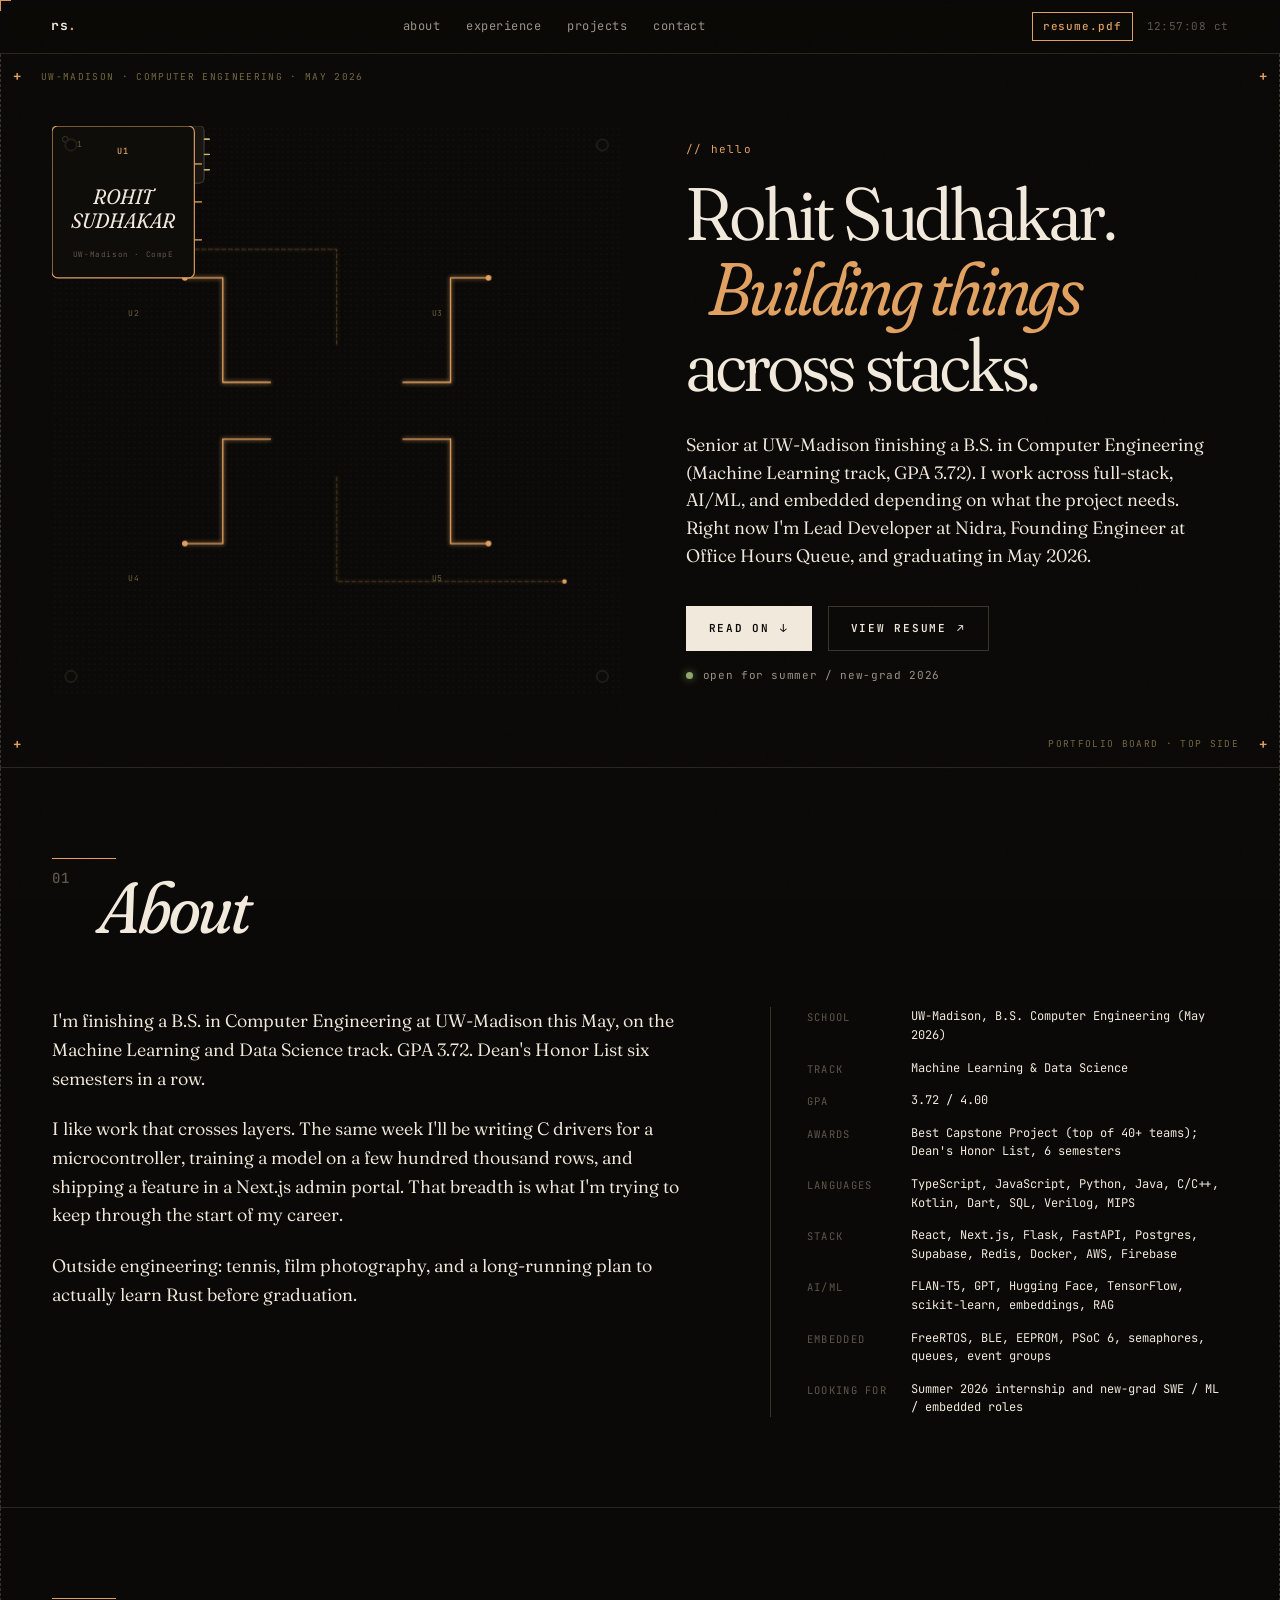
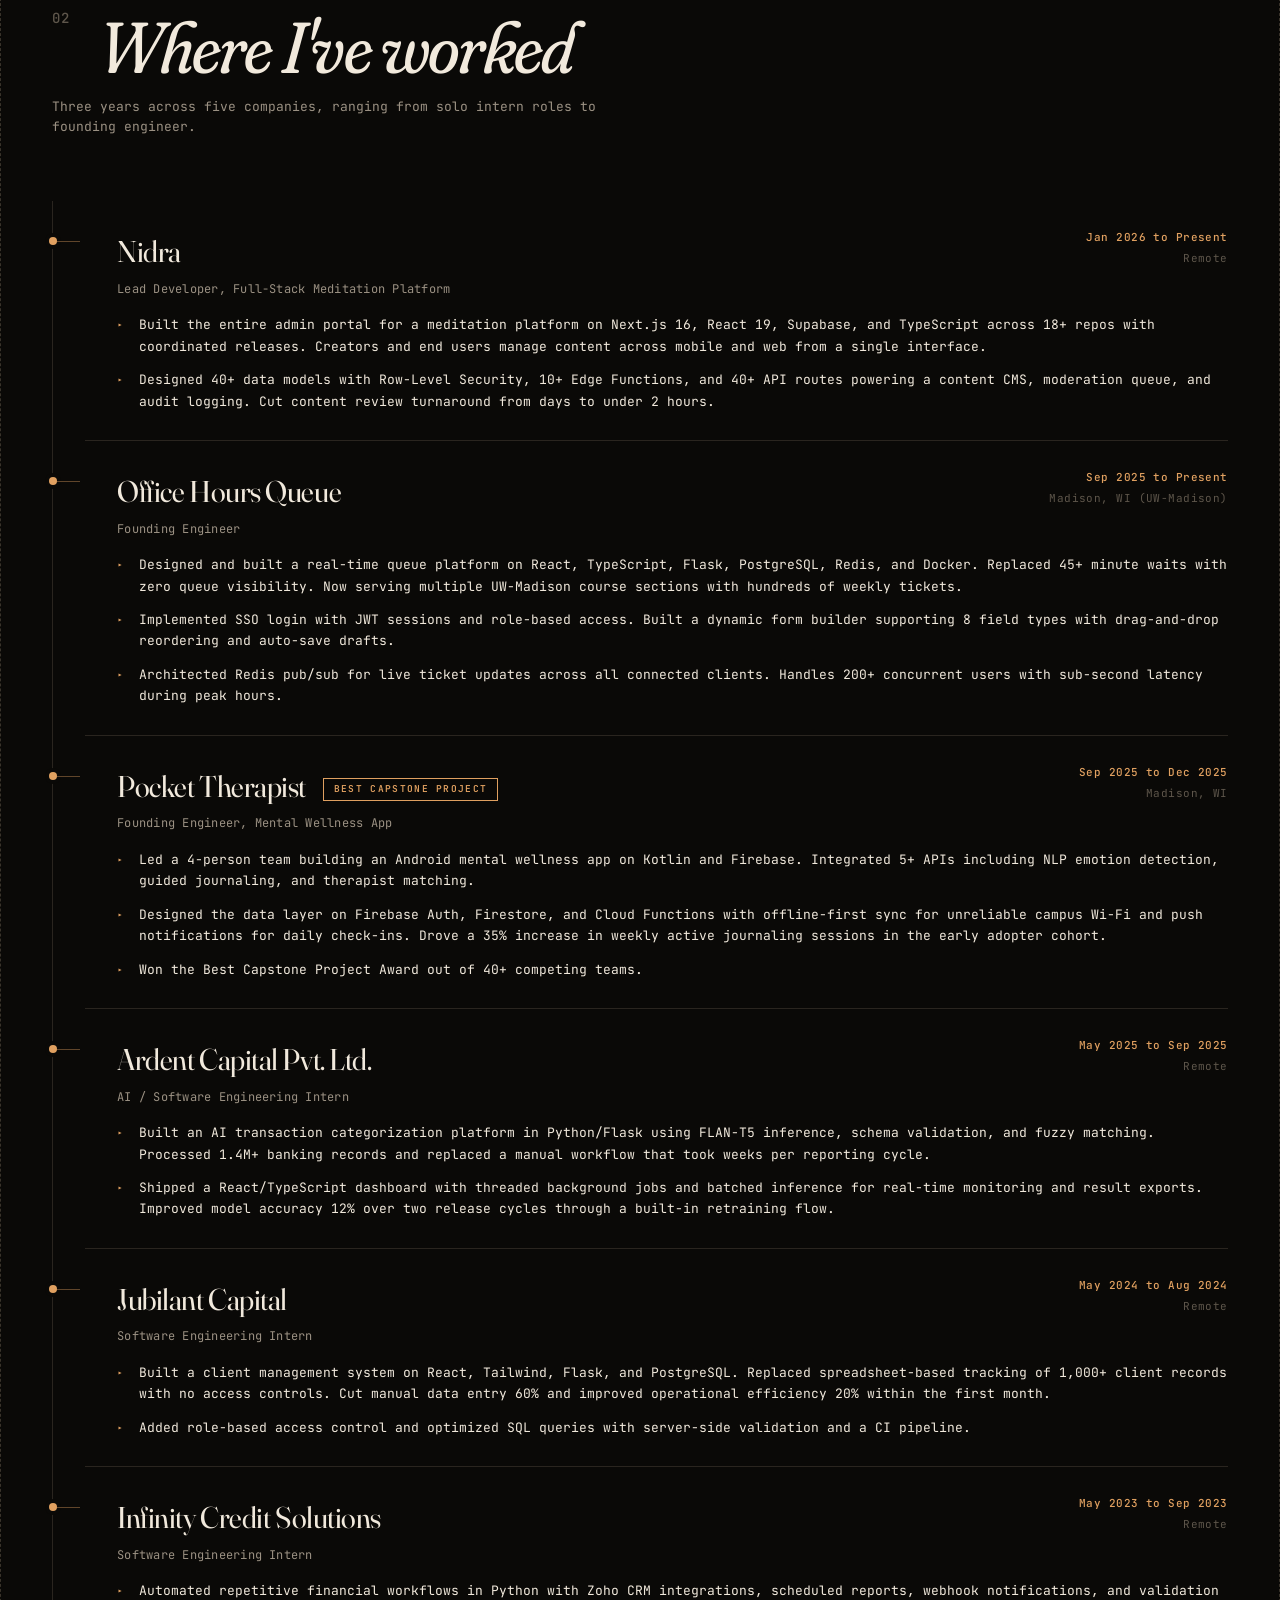
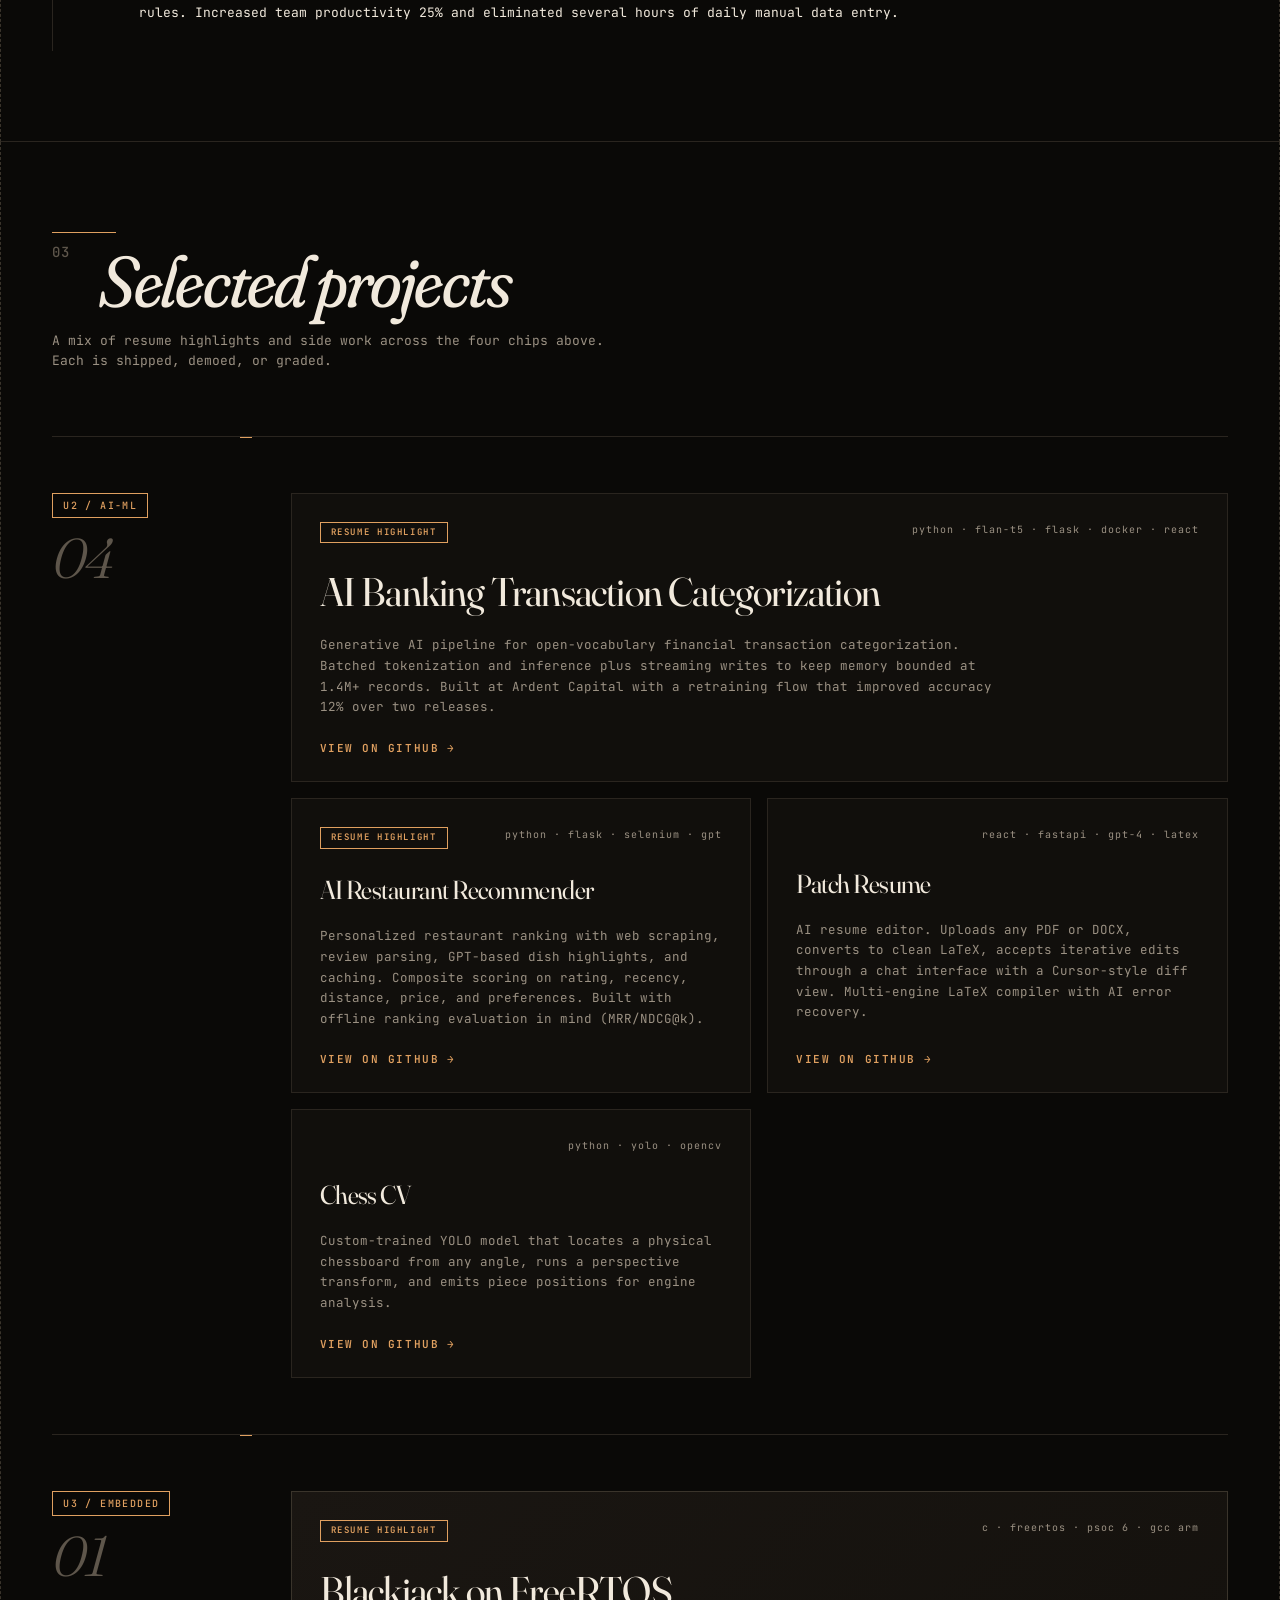
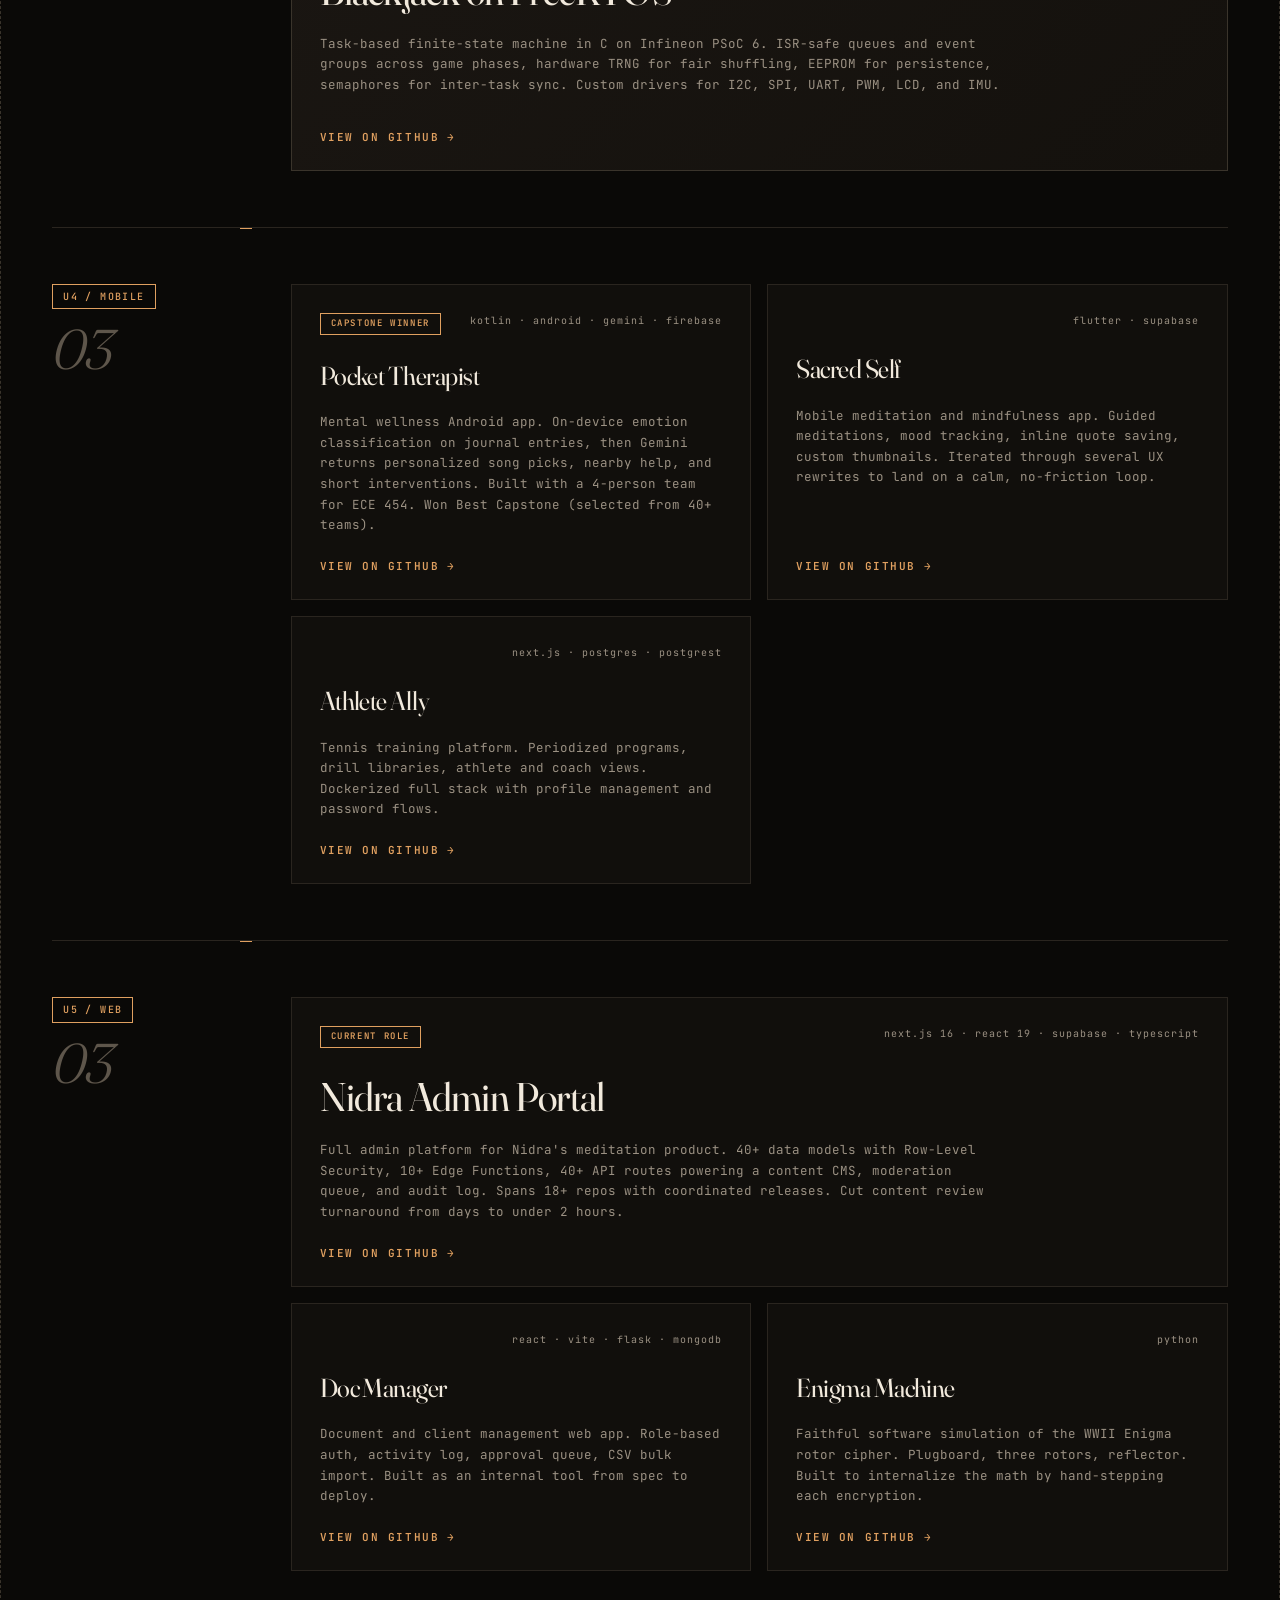
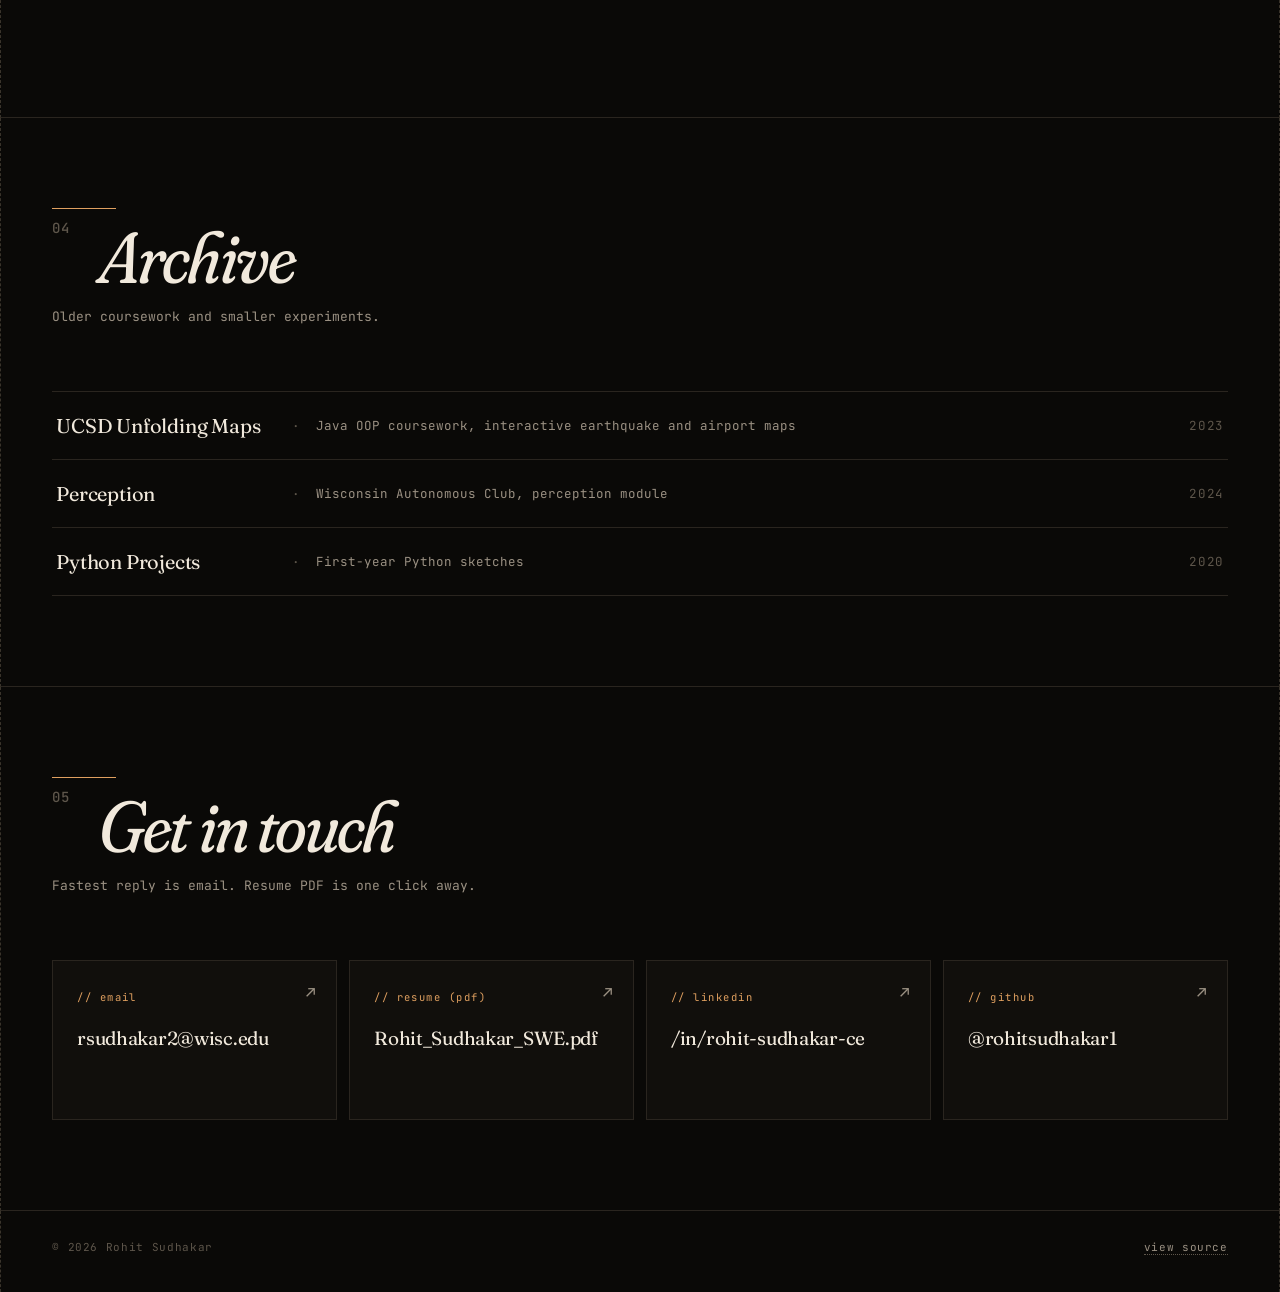
<file: index.html>
<!DOCTYPE html>
<html lang="en">
<head>
<meta charset="UTF-8">
<meta name="viewport" content="width=device-width, initial-scale=1.0">
<title>Rohit Sudhakar</title>
<meta name="description" content="Rohit Sudhakar. Computer Engineering senior at UW-Madison. Full-stack, AI/ML, embedded.">
<link rel="preconnect" href="https://fonts.googleapis.com">
<link rel="preconnect" href="https://fonts.gstatic.com" crossorigin>
<link href="https://fonts.googleapis.com/css2?family=Fraunces:opsz,wght,SOFT,WONK@9..144,300..900,0..100,0..1&family=JetBrains+Mono:wght@400;500;600&display=swap" rel="stylesheet">
<link rel="stylesheet" href="styles.css">
</head>
<body>

<div class="grain"></div>
<div class="cursor" id="cursor"><span class="cx"></span><span class="cy"></span></div>

<header class="topbar">
  <div class="topbar-inner">
    <span class="brand">RS<span class="brand-dot">.</span></span>
    <nav class="nav">
      <a href="#about">about</a>
      <a href="#experience">experience</a>
      <a href="#work">projects</a>
      <a href="#contact">contact</a>
    </nav>
    <span class="instruments">
      <a class="resume-btn" href="Rohit_Sudhakar_SWE.pdf" target="_blank" rel="noopener">resume.pdf</a>
      <span class="clock" id="clock">--:--:-- CT</span>
    </span>
  </div>
</header>

<main>

<!-- HERO -->
<section class="hero">
  <div class="hero-corner tl">+</div>
  <div class="hero-corner tr">+</div>
  <div class="hero-corner bl">+</div>
  <div class="hero-corner br">+</div>

  <div class="silk silk-tl">UW-MADISON · COMPUTER ENGINEERING · MAY 2026</div>
  <div class="silk silk-br">PORTFOLIO BOARD · TOP SIDE</div>

  <div class="hero-grid">
    <!-- LEFT: schematic SVG -->
    <div class="schematic" aria-hidden="true">
      <svg viewBox="0 0 600 600" preserveAspectRatio="xMidYMid meet" class="board">
        <defs>
          <pattern id="pour" width="6" height="6" patternUnits="userSpaceOnUse">
            <rect width="6" height="6" fill="transparent"/>
            <circle cx="3" cy="3" r="0.6" fill="#3a342b"/>
          </pattern>
          <filter id="glow" x="-30%" y="-30%" width="160%" height="160%">
            <feGaussianBlur stdDeviation="2" result="b"/>
            <feMerge>
              <feMergeNode in="b"/>
              <feMergeNode in="SourceGraphic"/>
            </feMerge>
          </filter>
        </defs>

        <rect width="600" height="600" fill="url(#pour)" opacity="0.5"/>

        <g class="traces" stroke="#e0a060" stroke-width="1.4" fill="none" filter="url(#glow)" stroke-linecap="square">
          <path class="trace" d="M 230 270 L 180 270 L 180 160 L 140 160"/>
          <path class="trace" d="M 370 270 L 420 270 L 420 160 L 460 160"/>
          <path class="trace" d="M 230 330 L 180 330 L 180 440 L 140 440"/>
          <path class="trace" d="M 370 330 L 420 330 L 420 440 L 460 440"/>
          <path class="trace dim" d="M 300 230 L 300 130 L 60 130"/>
          <path class="trace dim" d="M 300 370 L 300 480 L 540 480"/>
        </g>

        <g class="pads" fill="#e0a060">
          <circle cx="140" cy="160" r="3"/>
          <circle cx="460" cy="160" r="3"/>
          <circle cx="140" cy="440" r="3"/>
          <circle cx="460" cy="440" r="3"/>
          <circle cx="60"  cy="130" r="2.5"/>
          <circle cx="540" cy="480" r="2.5"/>
        </g>

        <g class="chip" data-chip="ai" transform="translate(60 130)">
          <rect x="0" y="0" width="160" height="60" rx="4" ry="4" fill="#181511" stroke="#3a342b"/>
          <g class="chip-pins" stroke="#c7b46a" stroke-width="1.2">
            <line x1="0" y1="14" x2="-6" y2="14"/>
            <line x1="0" y1="30" x2="-6" y2="30"/>
            <line x1="0" y1="46" x2="-6" y2="46"/>
            <line x1="160" y1="14" x2="166" y2="14"/>
            <line x1="160" y1="30" x2="166" y2="30"/>
            <line x1="160" y1="46" x2="166" y2="46"/>
          </g>
          <text x="80" y="22" text-anchor="middle" class="chip-ref">U2</text>
          <text x="80" y="42" text-anchor="middle" class="chip-name">AI / ML</text>
          <text x="80" y="55" text-anchor="middle" class="chip-sub">categorization, llm tools</text>
        </g>

        <g class="chip" data-chip="embedded" transform="translate(380 130)">
          <rect x="0" y="0" width="160" height="60" rx="4" ry="4" fill="#181511" stroke="#3a342b"/>
          <g class="chip-pins" stroke="#c7b46a" stroke-width="1.2">
            <line x1="0" y1="14" x2="-6" y2="14"/>
            <line x1="0" y1="30" x2="-6" y2="30"/>
            <line x1="0" y1="46" x2="-6" y2="46"/>
            <line x1="160" y1="14" x2="166" y2="14"/>
            <line x1="160" y1="30" x2="166" y2="30"/>
            <line x1="160" y1="46" x2="166" y2="46"/>
          </g>
          <text x="80" y="22" text-anchor="middle" class="chip-ref">U3</text>
          <text x="80" y="42" text-anchor="middle" class="chip-name">EMBEDDED</text>
          <text x="80" y="55" text-anchor="middle" class="chip-sub">freertos, psoc6, c</text>
        </g>

        <g class="chip" data-chip="mobile" transform="translate(60 410)">
          <rect x="0" y="0" width="160" height="60" rx="4" ry="4" fill="#181511" stroke="#3a342b"/>
          <g class="chip-pins" stroke="#c7b46a" stroke-width="1.2">
            <line x1="0" y1="14" x2="-6" y2="14"/>
            <line x1="0" y1="30" x2="-6" y2="30"/>
            <line x1="0" y1="46" x2="-6" y2="46"/>
            <line x1="160" y1="14" x2="166" y2="14"/>
            <line x1="160" y1="30" x2="166" y2="30"/>
            <line x1="160" y1="46" x2="166" y2="46"/>
          </g>
          <text x="80" y="22" text-anchor="middle" class="chip-ref">U4</text>
          <text x="80" y="42" text-anchor="middle" class="chip-name">MOBILE</text>
          <text x="80" y="55" text-anchor="middle" class="chip-sub">kotlin, flutter</text>
        </g>

        <g class="chip" data-chip="web" transform="translate(380 410)">
          <rect x="0" y="0" width="160" height="60" rx="4" ry="4" fill="#181511" stroke="#3a342b"/>
          <g class="chip-pins" stroke="#c7b46a" stroke-width="1.2">
            <line x1="0" y1="14" x2="-6" y2="14"/>
            <line x1="0" y1="30" x2="-6" y2="30"/>
            <line x1="0" y1="46" x2="-6" y2="46"/>
            <line x1="160" y1="14" x2="166" y2="14"/>
            <line x1="160" y1="30" x2="166" y2="30"/>
            <line x1="160" y1="46" x2="166" y2="46"/>
          </g>
          <text x="80" y="22" text-anchor="middle" class="chip-ref">U5</text>
          <text x="80" y="42" text-anchor="middle" class="chip-name">WEB</text>
          <text x="80" y="55" text-anchor="middle" class="chip-sub">next.js, supabase, flask</text>
        </g>

        <g class="chip main" transform="translate(225 220)">
          <rect x="0" y="0" width="150" height="160" rx="6" ry="6" fill="#0e0c09" stroke="#e0a060" stroke-width="1.2"/>
          <circle cx="14" cy="14" r="3" fill="none" stroke="#3a342b" stroke-width="1"/>
          <g class="chip-pins" stroke="#e0a060" stroke-width="1.4">
            <line x1="0" y1="40" x2="-8" y2="40"/>
            <line x1="0" y1="80" x2="-8" y2="80"/>
            <line x1="0" y1="120" x2="-8" y2="120"/>
            <line x1="150" y1="40" x2="158" y2="40"/>
            <line x1="150" y1="80" x2="158" y2="80"/>
            <line x1="150" y1="120" x2="158" y2="120"/>
          </g>
          <text x="75" y="30" text-anchor="middle" class="chip-ref main-ref">U1</text>
          <text x="75" y="82" text-anchor="middle" class="chip-name main-name">ROHIT</text>
          <text x="75" y="108" text-anchor="middle" class="chip-name main-name">SUDHAKAR</text>
          <text x="75" y="138" text-anchor="middle" class="chip-sub">UW-Madison · CompE</text>
        </g>

        <text x="20" y="22" class="silk-tx">U1</text>
        <text x="80" y="200" class="silk-tx">U2</text>
        <text x="400" y="200" class="silk-tx">U3</text>
        <text x="80" y="480" class="silk-tx">U4</text>
        <text x="400" y="480" class="silk-tx">U5</text>

        <g class="holes" fill="#0b0a08" stroke="#3a342b" stroke-width="1">
          <circle cx="20" cy="20" r="6"/>
          <circle cx="580" cy="20" r="6"/>
          <circle cx="20" cy="580" r="6"/>
          <circle cx="580" cy="580" r="6"/>
        </g>
      </svg>
    </div>

    <!-- RIGHT: copy -->
    <div class="hero-copy">
      <span class="kicker">// hello</span>
      <h1 class="display">
        <span class="line">Rohit Sudhakar.</span>
        <span class="line italic">Building things</span>
        <span class="line">across stacks.</span>
      </h1>
      <p class="lede">
        Senior at UW-Madison finishing a B.S. in Computer Engineering (Machine Learning track, GPA 3.72). I work across full-stack, AI/ML, and embedded depending on what the project needs. Right now I'm Lead Developer at Nidra, Founding Engineer at Office Hours Queue, and graduating in May 2026.
      </p>
      <div class="hero-foot">
        <a class="cta" href="#about"><span>read on</span><span class="arrow">↓</span></a>
        <a class="cta-secondary" href="Rohit_Sudhakar_SWE.pdf" target="_blank" rel="noopener"><span>view resume</span><span class="arrow">↗</span></a>
        <span class="status"><span class="dot"></span>open for summer / new-grad 2026</span>
      </div>
    </div>
  </div>
</section>

<!-- ABOUT -->
<section id="about" class="about">
  <div class="section-head">
    <span class="rule"></span>
    <h2><span class="num">01</span> About</h2>
  </div>

  <div class="about-grid">
    <div class="about-copy">
      <p>I'm finishing a B.S. in Computer Engineering at UW-Madison this May, on the Machine Learning and Data Science track. GPA 3.72. Dean's Honor List six semesters in a row.</p>
      <p>I like work that crosses layers. The same week I'll be writing C drivers for a microcontroller, training a model on a few hundred thousand rows, and shipping a feature in a Next.js admin portal. That breadth is what I'm trying to keep through the start of my career.</p>
      <p>Outside engineering: tennis, film photography, and a long-running plan to actually learn Rust before graduation.</p>
    </div>

    <aside class="facts">
      <dl>
        <dt>School</dt><dd>UW-Madison, B.S. Computer Engineering (May 2026)</dd>
        <dt>Track</dt><dd>Machine Learning &amp; Data Science</dd>
        <dt>GPA</dt><dd>3.72 / 4.00</dd>
        <dt>Awards</dt><dd>Best Capstone Project (top of 40+ teams); Dean's Honor List, 6 semesters</dd>
        <dt>Languages</dt><dd>TypeScript, JavaScript, Python, Java, C/C++, Kotlin, Dart, SQL, Verilog, MIPS</dd>
        <dt>Stack</dt><dd>React, Next.js, Flask, FastAPI, Postgres, Supabase, Redis, Docker, AWS, Firebase</dd>
        <dt>AI/ML</dt><dd>FLAN-T5, GPT, Hugging Face, TensorFlow, scikit-learn, embeddings, RAG</dd>
        <dt>Embedded</dt><dd>FreeRTOS, BLE, EEPROM, PSoC 6, semaphores, queues, event groups</dd>
        <dt>Looking for</dt><dd>Summer 2026 internship and new-grad SWE / ML / embedded roles</dd>
      </dl>
    </aside>
  </div>
</section>

<!-- EXPERIENCE -->
<section id="experience" class="experience">
  <div class="section-head">
    <span class="rule"></span>
    <h2><span class="num">02</span> Where I've worked</h2>
    <p class="sec-sub">Three years across five companies, ranging from solo intern roles to founding engineer.</p>
  </div>

  <div class="timeline">

    <article class="job">
      <div class="job-head">
        <div>
          <h3>Nidra</h3>
          <span class="role">Lead Developer, Full-Stack Meditation Platform</span>
        </div>
        <div class="job-meta">
          <span class="date">Jan 2026 to Present</span>
          <span class="loc">Remote</span>
        </div>
      </div>
      <ul>
        <li>Built the entire admin portal for a meditation platform on Next.js 16, React 19, Supabase, and TypeScript across 18+ repos with coordinated releases. Creators and end users manage content across mobile and web from a single interface.</li>
        <li>Designed 40+ data models with Row-Level Security, 10+ Edge Functions, and 40+ API routes powering a content CMS, moderation queue, and audit logging. Cut content review turnaround from days to under 2 hours.</li>
      </ul>
    </article>

    <article class="job">
      <div class="job-head">
        <div>
          <h3>Office Hours Queue</h3>
          <span class="role">Founding Engineer</span>
        </div>
        <div class="job-meta">
          <span class="date">Sep 2025 to Present</span>
          <span class="loc">Madison, WI (UW-Madison)</span>
        </div>
      </div>
      <ul>
        <li>Designed and built a real-time queue platform on React, TypeScript, Flask, PostgreSQL, Redis, and Docker. Replaced 45+ minute waits with zero queue visibility. Now serving multiple UW-Madison course sections with hundreds of weekly tickets.</li>
        <li>Implemented SSO login with JWT sessions and role-based access. Built a dynamic form builder supporting 8 field types with drag-and-drop reordering and auto-save drafts.</li>
        <li>Architected Redis pub/sub for live ticket updates across all connected clients. Handles 200+ concurrent users with sub-second latency during peak hours.</li>
      </ul>
    </article>

    <article class="job">
      <div class="job-head">
        <div>
          <h3>Pocket Therapist <span class="award">Best Capstone Project</span></h3>
          <span class="role">Founding Engineer, Mental Wellness App</span>
        </div>
        <div class="job-meta">
          <span class="date">Sep 2025 to Dec 2025</span>
          <span class="loc">Madison, WI</span>
        </div>
      </div>
      <ul>
        <li>Led a 4-person team building an Android mental wellness app on Kotlin and Firebase. Integrated 5+ APIs including NLP emotion detection, guided journaling, and therapist matching.</li>
        <li>Designed the data layer on Firebase Auth, Firestore, and Cloud Functions with offline-first sync for unreliable campus Wi-Fi and push notifications for daily check-ins. Drove a 35% increase in weekly active journaling sessions in the early adopter cohort.</li>
        <li>Won the Best Capstone Project Award out of 40+ competing teams.</li>
      </ul>
    </article>

    <article class="job">
      <div class="job-head">
        <div>
          <h3>Ardent Capital Pvt. Ltd.</h3>
          <span class="role">AI / Software Engineering Intern</span>
        </div>
        <div class="job-meta">
          <span class="date">May 2025 to Sep 2025</span>
          <span class="loc">Remote</span>
        </div>
      </div>
      <ul>
        <li>Built an AI transaction categorization platform in Python/Flask using FLAN-T5 inference, schema validation, and fuzzy matching. Processed 1.4M+ banking records and replaced a manual workflow that took weeks per reporting cycle.</li>
        <li>Shipped a React/TypeScript dashboard with threaded background jobs and batched inference for real-time monitoring and result exports. Improved model accuracy 12% over two release cycles through a built-in retraining flow.</li>
      </ul>
    </article>

    <article class="job">
      <div class="job-head">
        <div>
          <h3>Jubilant Capital</h3>
          <span class="role">Software Engineering Intern</span>
        </div>
        <div class="job-meta">
          <span class="date">May 2024 to Aug 2024</span>
          <span class="loc">Remote</span>
        </div>
      </div>
      <ul>
        <li>Built a client management system on React, Tailwind, Flask, and PostgreSQL. Replaced spreadsheet-based tracking of 1,000+ client records with no access controls. Cut manual data entry 60% and improved operational efficiency 20% within the first month.</li>
        <li>Added role-based access control and optimized SQL queries with server-side validation and a CI pipeline.</li>
      </ul>
    </article>

    <article class="job">
      <div class="job-head">
        <div>
          <h3>Infinity Credit Solutions</h3>
          <span class="role">Software Engineering Intern</span>
        </div>
        <div class="job-meta">
          <span class="date">May 2023 to Sep 2023</span>
          <span class="loc">Remote</span>
        </div>
      </div>
      <ul>
        <li>Automated repetitive financial workflows in Python with Zoho CRM integrations, scheduled reports, webhook notifications, and validation rules. Increased team productivity 25% and eliminated several hours of daily manual data entry.</li>
      </ul>
    </article>

  </div>
</section>

<!-- WORK / PROJECTS -->
<section id="work" class="work">
  <div class="section-head">
    <span class="rule"></span>
    <h2><span class="num">03</span> Selected projects</h2>
    <p class="sec-sub">A mix of resume highlights and side work across the four chips above. Each is shipped, demoed, or graded.</p>
  </div>

  <!-- AI / ML -->
  <div class="band" id="band-ai" data-band="ai">
    <div class="band-label">
      <span class="band-num">U2 / ai-ml</span>
      <span class="band-count">04</span>
    </div>
    <div class="cards">

      <a class="card feature" href="https://github.com/rohitsudhakar1/xns-ai-categorization" target="_blank" rel="noopener">
        <div class="card-meta">
          <span class="tag-pill">resume highlight</span>
          <span class="card-stack">Python · FLAN-T5 · Flask · Docker · React</span>
        </div>
        <h3>AI Banking Transaction Categorization</h3>
        <p>Generative AI pipeline for open-vocabulary financial transaction categorization. Batched tokenization and inference plus streaming writes to keep memory bounded at 1.4M+ records. Built at Ardent Capital with a retraining flow that improved accuracy 12% over two releases.</p>
        <span class="card-cta">view on github<span class="arrow">→</span></span>
      </a>

      <a class="card" href="https://github.com/rohitsudhakar1/Restaurant_finder" target="_blank" rel="noopener">
        <div class="card-meta">
          <span class="tag-pill">resume highlight</span>
          <span class="card-stack">Python · Flask · Selenium · GPT</span>
        </div>
        <h3>AI Restaurant Recommender</h3>
        <p>Personalized restaurant ranking with web scraping, review parsing, GPT-based dish highlights, and caching. Composite scoring on rating, recency, distance, price, and preferences. Built with offline ranking evaluation in mind (MRR/NDCG@k).</p>
        <span class="card-cta">view on github<span class="arrow">→</span></span>
      </a>

      <a class="card" href="https://github.com/rohitsudhakar1/patch-resume" target="_blank" rel="noopener">
        <div class="card-meta"><span class="card-stack">React · FastAPI · GPT-4 · LaTeX</span></div>
        <h3>Patch Resume</h3>
        <p>AI resume editor. Uploads any PDF or DOCX, converts to clean LaTeX, accepts iterative edits through a chat interface with a Cursor-style diff view. Multi-engine LaTeX compiler with AI error recovery.</p>
        <span class="card-cta">view on github<span class="arrow">→</span></span>
      </a>

      <a class="card" href="https://github.com/rohitsudhakar1/Chess" target="_blank" rel="noopener">
        <div class="card-meta"><span class="card-stack">Python · YOLO · OpenCV</span></div>
        <h3>Chess CV</h3>
        <p>Custom-trained YOLO model that locates a physical chessboard from any angle, runs a perspective transform, and emits piece positions for engine analysis.</p>
        <span class="card-cta">view on github<span class="arrow">→</span></span>
      </a>

    </div>
  </div>

  <!-- EMBEDDED -->
  <div class="band" id="band-embedded" data-band="embedded">
    <div class="band-label">
      <span class="band-num">U3 / embedded</span>
      <span class="band-count">01</span>
    </div>
    <div class="cards">
      <a class="card feature dark" href="https://github.com/rohitsudhakar1/FreeRTOS-Blackjack" target="_blank" rel="noopener">
        <div class="card-meta">
          <span class="tag-pill">resume highlight</span>
          <span class="card-stack">C · FreeRTOS · PSoC 6 · GCC ARM</span>
        </div>
        <h3>Blackjack on FreeRTOS</h3>
        <p>Task-based finite-state machine in C on Infineon PSoC 6. ISR-safe queues and event groups across game phases, hardware TRNG for fair shuffling, EEPROM for persistence, semaphores for inter-task sync. Custom drivers for I2C, SPI, UART, PWM, LCD, and IMU.</p>
        <span class="card-cta">view on github<span class="arrow">→</span></span>
      </a>
    </div>
  </div>

  <!-- MOBILE -->
  <div class="band" id="band-mobile" data-band="mobile">
    <div class="band-label">
      <span class="band-num">U4 / mobile</span>
      <span class="band-count">03</span>
    </div>
    <div class="cards">

      <a class="card" href="https://github.com/rohitsudhakar1/PocketTherapist" target="_blank" rel="noopener">
        <div class="card-meta">
          <span class="tag-pill">capstone winner</span>
          <span class="card-stack">Kotlin · Android · Gemini · Firebase</span>
        </div>
        <h3>Pocket Therapist</h3>
        <p>Mental wellness Android app. On-device emotion classification on journal entries, then Gemini returns personalized song picks, nearby help, and short interventions. Built with a 4-person team for ECE 454. Won Best Capstone (selected from 40+ teams).</p>
        <span class="card-cta">view on github<span class="arrow">→</span></span>
      </a>

      <a class="card" href="https://github.com/rohitsudhakar1/Sacred-Self-app" target="_blank" rel="noopener">
        <div class="card-meta"><span class="card-stack">Flutter · Supabase</span></div>
        <h3>Sacred Self</h3>
        <p>Mobile meditation and mindfulness app. Guided meditations, mood tracking, inline quote saving, custom thumbnails. Iterated through several UX rewrites to land on a calm, no-friction loop.</p>
        <span class="card-cta">view on github<span class="arrow">→</span></span>
      </a>

      <a class="card" href="https://github.com/rohitsudhakar1/athlete-ally" target="_blank" rel="noopener">
        <div class="card-meta"><span class="card-stack">Next.js · Postgres · PostgREST</span></div>
        <h3>Athlete Ally</h3>
        <p>Tennis training platform. Periodized programs, drill libraries, athlete and coach views. Dockerized full stack with profile management and password flows.</p>
        <span class="card-cta">view on github<span class="arrow">→</span></span>
      </a>

    </div>
  </div>

  <!-- WEB -->
  <div class="band" id="band-web" data-band="web">
    <div class="band-label">
      <span class="band-num">U5 / web</span>
      <span class="band-count">03</span>
    </div>
    <div class="cards">

      <a class="card feature" href="https://github.com/rohitsudhakar1/Sacred-Self" target="_blank" rel="noopener">
        <div class="card-meta">
          <span class="tag-pill">current role</span>
          <span class="card-stack">Next.js 16 · React 19 · Supabase · TypeScript</span>
        </div>
        <h3>Nidra Admin Portal</h3>
        <p>Full admin platform for Nidra's meditation product. 40+ data models with Row-Level Security, 10+ Edge Functions, 40+ API routes powering a content CMS, moderation queue, and audit log. Spans 18+ repos with coordinated releases. Cut content review turnaround from days to under 2 hours.</p>
        <span class="card-cta">view on github<span class="arrow">→</span></span>
      </a>

      <a class="card" href="https://github.com/rohitsudhakar1/docMangWeb" target="_blank" rel="noopener">
        <div class="card-meta"><span class="card-stack">React · Vite · Flask · MongoDB</span></div>
        <h3>Doc Manager</h3>
        <p>Document and client management web app. Role-based auth, activity log, approval queue, CSV bulk import. Built as an internal tool from spec to deploy.</p>
        <span class="card-cta">view on github<span class="arrow">→</span></span>
      </a>

      <a class="card" href="https://github.com/rohitsudhakar1/Enigma" target="_blank" rel="noopener">
        <div class="card-meta"><span class="card-stack">Python</span></div>
        <h3>Enigma Machine</h3>
        <p>Faithful software simulation of the WWII Enigma rotor cipher. Plugboard, three rotors, reflector. Built to internalize the math by hand-stepping each encryption.</p>
        <span class="card-cta">view on github<span class="arrow">→</span></span>
      </a>

    </div>
  </div>

</section>

<!-- ARCHIVE -->
<section class="archive">
  <div class="section-head">
    <span class="rule"></span>
    <h2><span class="num">04</span> Archive</h2>
    <p class="sec-sub">Older coursework and smaller experiments.</p>
  </div>
  <ul class="arc-list">
    <li><a href="https://github.com/rohitsudhakar1/UCSDUnfoldingMaps" target="_blank">UCSD Unfolding Maps</a><span class="dot-sep">·</span><span>Java OOP coursework, interactive earthquake and airport maps</span><span class="year">2023</span></li>
    <li><a href="https://github.com/rohitsudhakar1/Perception" target="_blank">Perception</a><span class="dot-sep">·</span><span>Wisconsin Autonomous Club, perception module</span><span class="year">2024</span></li>
    <li><a href="https://github.com/rohitsudhakar1/Python_projects" target="_blank">Python Projects</a><span class="dot-sep">·</span><span>First-year Python sketches</span><span class="year">2020</span></li>
  </ul>
</section>

<!-- CONTACT -->
<section id="contact" class="contact">
  <div class="section-head">
    <span class="rule"></span>
    <h2><span class="num">05</span> Get in touch</h2>
    <p class="sec-sub">Fastest reply is email. Resume PDF is one click away.</p>
  </div>

  <div class="contact-grid">
    <a class="contact-card" href="mailto:rsudhakar2@wisc.edu">
      <span class="cc-k">// email</span>
      <span class="cc-v">rsudhakar2@wisc.edu</span>
      <span class="cc-arrow">↗</span>
    </a>
    <a class="contact-card" href="Rohit_Sudhakar_SWE.pdf" target="_blank" rel="noopener">
      <span class="cc-k">// resume (pdf)</span>
      <span class="cc-v">Rohit_Sudhakar_SWE.pdf</span>
      <span class="cc-arrow">↗</span>
    </a>
    <a class="contact-card" href="https://www.linkedin.com/in/rohit-sudhakar-ce/" target="_blank" rel="noopener">
      <span class="cc-k">// linkedin</span>
      <span class="cc-v">/in/rohit-sudhakar-ce</span>
      <span class="cc-arrow">↗</span>
    </a>
    <a class="contact-card" href="https://github.com/rohitsudhakar1" target="_blank" rel="noopener">
      <span class="cc-k">// github</span>
      <span class="cc-v">@rohitsudhakar1</span>
      <span class="cc-arrow">↗</span>
    </a>
  </div>
</section>

</main>

<footer>
  <div class="foot-inner">
    <span>© 2026 Rohit Sudhakar</span>
    <span class="foot-mono"><a href="https://github.com/rohitsudhakar1/Project-Portfolio" target="_blank">view source</a></span>
  </div>
</footer>

<script src="script.js"></script>
</body>
</html>
</file>
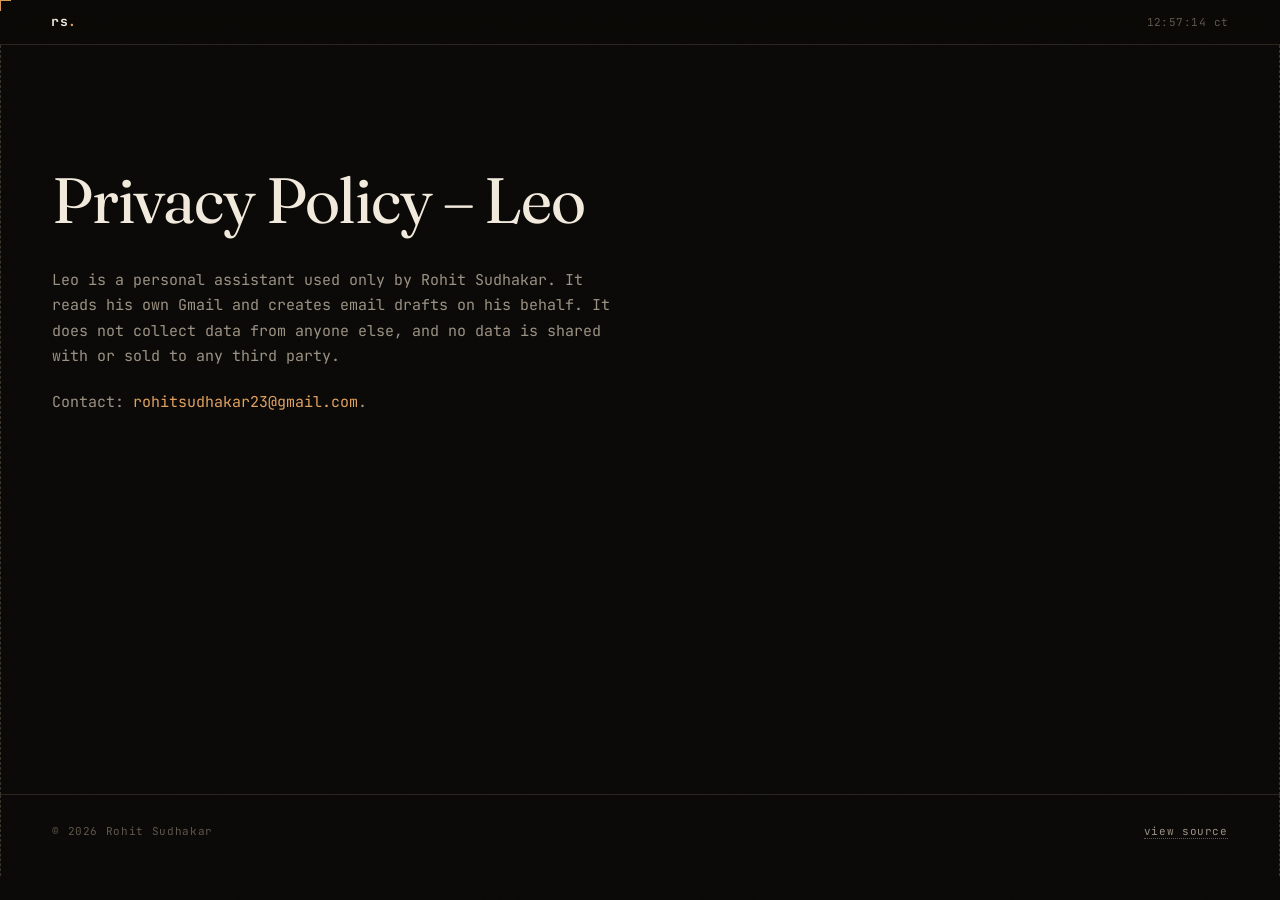
<file: privacy.html>
<!DOCTYPE html>
<html lang="en">
<head>
<meta charset="UTF-8">
<meta name="viewport" content="width=device-width, initial-scale=1.0">
<title>Privacy Policy – Leo</title>
<meta name="description" content="Privacy Policy for Leo, a personal assistant used only by Rohit Sudhakar.">
<link rel="preconnect" href="https://fonts.googleapis.com">
<link rel="preconnect" href="https://fonts.gstatic.com" crossorigin>
<link href="https://fonts.googleapis.com/css2?family=Fraunces:opsz,wght,SOFT,WONK@9..144,300..900,0..100,0..1&family=JetBrains+Mono:wght@400;500;600&display=swap" rel="stylesheet">
<link rel="stylesheet" href="styles.css">
<style>
  .policy {
    max-width: var(--maxw);
    min-height: calc(100vh - 150px);
    margin: 0 auto;
    padding: clamp(56px, 10vw, 120px) var(--pad-x);
    border-left: 1px dashed var(--line-2);
    border-right: 1px dashed var(--line-2);
    border-bottom: 1px solid var(--line);
  }
  .policy h1 {
    margin: 0 0 32px;
    font-family: var(--serif);
    font-size: clamp(36px, 6vw, 64px);
    font-weight: 400;
    line-height: 1.1;
    letter-spacing: -0.02em;
  }
  .policy p {
    max-width: 62ch;
    margin: 0 0 20px;
    color: var(--fg-mute);
    font-size: 15px;
    line-height: 1.7;
  }
  .policy p a { color: var(--copper); overflow-wrap: anywhere; }
  .policy p a:hover { color: var(--fg); }
</style>
</head>
<body>

<div class="grain"></div>
<div class="cursor" id="cursor"><span class="cx"></span><span class="cy"></span></div>

<header class="topbar">
  <div class="topbar-inner">
    <a class="brand" href="index.html">RS<span class="brand-dot">.</span></a>
    <span></span>
    <span class="instruments">
      <span class="clock" id="clock">--:--:-- CT</span>
    </span>
  </div>
</header>

<main class="policy">
  <h1>Privacy Policy – Leo</h1>
  <p>Leo is a personal assistant used only by Rohit Sudhakar. It reads his own Gmail and creates email drafts on his behalf. It does not collect data from anyone else, and no data is shared with or sold to any third party.</p>
  <p>Contact: <a href="mailto:rohitsudhakar23@gmail.com">rohitsudhakar23@gmail.com</a>.</p>
</main>

<footer>
  <div class="foot-inner">
    <span>© 2026 Rohit Sudhakar</span>
    <span class="foot-mono"><a href="https://github.com/rohitsudhakar1/Project-Portfolio" target="_blank" rel="noopener">view source</a></span>
  </div>
</footer>

<script src="script.js"></script>
</body>
</html>
</file>
<file: styles.css>
/* ============================================================
   ROHIT SUDHAKAR · PORTFOLIO
   ============================================================ */

:root {
  --bg:        #0a0907;
  --bg-2:      #110f0c;
  --bg-3:      #181511;
  --fg:        #f1e9dc;
  --fg-mute:   #9b9183;
  --fg-dim:    #5e564b;
  --line:      #2a251f;
  --line-2:    #3a342b;
  --copper:    #e0a060;
  --copper-2:  #d97757;
  --silk:      #c7b46a;
  --green:     #8fa66a;

  --serif: "Fraunces", "Times New Roman", serif;
  --mono:  "JetBrains Mono", ui-monospace, "SF Mono", Menlo, monospace;

  --maxw: 1280px;
  --pad-x: clamp(20px, 4vw, 56px);
}

* { box-sizing: border-box; }
html { scroll-behavior: smooth; }
body {
  margin: 0;
  background: var(--bg);
  color: var(--fg);
  font-family: var(--mono);
  font-size: 14px;
  line-height: 1.55;
  -webkit-font-smoothing: antialiased;
  -moz-osx-font-smoothing: grayscale;
  text-rendering: optimizeLegibility;
  overflow-x: hidden;
  cursor: none;
}
@media (max-width: 900px), (hover: none) {
  body { cursor: auto; }
  .cursor { display: none; }
}
a { color: inherit; text-decoration: none; }
::selection { background: var(--copper); color: var(--bg); }

/* Grain */
.grain {
  position: fixed; inset: 0; pointer-events: none;
  z-index: 200; opacity: 0.04; mix-blend-mode: overlay;
  background-image: url("data:image/svg+xml;utf8,<svg viewBox='0 0 200 200' xmlns='http://www.w3.org/2000/svg'><filter id='n'><feTurbulence type='fractalNoise' baseFrequency='1.5' numOctaves='2' stitchTiles='stitch'/></filter><rect width='100%25' height='100%25' filter='url(%23n)'/></svg>");
}

/* Cursor */
.cursor {
  position: fixed; top: 0; left: 0;
  width: 1px; height: 1px;
  pointer-events: none; z-index: 300;
  mix-blend-mode: difference;
  transform: translate(-50%, -50%);
}
.cursor .cx, .cursor .cy { position: absolute; background: var(--copper); }
.cursor .cx { height: 1px; width: 22px; left: -11px; top: 0; }
.cursor .cy { width: 1px; height: 22px; top: -11px; left: 0; }

/* ============================================================
   TOPBAR
   ============================================================ */
.topbar {
  position: sticky; top: 0; z-index: 50;
  border-bottom: 1px solid var(--line);
  background: rgba(10, 9, 7, 0.85);
  backdrop-filter: blur(14px) saturate(140%);
  -webkit-backdrop-filter: blur(14px) saturate(140%);
}
.topbar-inner {
  max-width: var(--maxw);
  margin: 0 auto;
  padding: 12px var(--pad-x);
  display: grid;
  grid-template-columns: auto 1fr auto;
  align-items: center;
  gap: 24px;
  font-size: 12px;
  text-transform: lowercase;
  letter-spacing: 0.04em;
}
.brand {
  font-family: var(--mono);
  font-weight: 700;
  font-size: 13px;
  letter-spacing: 0.04em;
  color: var(--fg);
}
.brand-dot { color: var(--copper); }
.nav { justify-self: center; display: flex; gap: 26px; }
.nav a {
  color: var(--fg-mute);
  transition: color 200ms ease;
  position: relative;
}
.nav a:hover { color: var(--fg); }
.nav a::after {
  content: ""; position: absolute;
  left: 0; right: 100%; bottom: -4px;
  height: 1px; background: var(--copper);
  transition: right 280ms cubic-bezier(.6,.1,.2,1);
}
.nav a:hover::after { right: 0; }

.instruments {
  display: inline-flex; align-items: center; gap: 14px;
  color: var(--fg-dim);
  font-size: 11px;
  font-variant-numeric: tabular-nums;
}
.resume-btn {
  border: 1px solid var(--copper);
  color: var(--copper);
  padding: 5px 10px;
  letter-spacing: 0.08em;
  font-weight: 500;
  transition: background 200ms ease, color 200ms ease;
}
.resume-btn:hover { background: var(--copper); color: var(--bg); }

/* ============================================================
   HERO
   ============================================================ */
.hero {
  position: relative;
  max-width: var(--maxw);
  margin: 0 auto;
  padding: clamp(56px, 8vh, 100px) var(--pad-x) clamp(60px, 8vh, 120px);
  border-bottom: 1px solid var(--line);
  border-left: 1px dashed var(--line-2);
  border-right: 1px dashed var(--line-2);
}
.hero-corner {
  position: absolute;
  font-family: var(--mono);
  font-size: 14px;
  color: var(--copper);
  font-weight: 500;
  user-select: none;
}
.tl { top: 12px; left: 12px; }
.tr { top: 12px; right: 12px; }
.bl { bottom: 12px; left: 12px; }
.br { bottom: 12px; right: 12px; }

.silk {
  position: absolute;
  font-family: var(--mono);
  font-size: 9.5px;
  color: var(--silk);
  opacity: 0.55;
  letter-spacing: 0.14em;
  text-transform: uppercase;
  user-select: none;
}
.silk-tl { top: 16px; left: 40px; }
.silk-br { bottom: 16px; right: 40px; text-align: right; }

.hero-grid {
  display: grid;
  grid-template-columns: minmax(0, 1.05fr) minmax(0, 1fr);
  gap: clamp(20px, 5vw, 80px);
  align-items: center;
}

.schematic {
  position: relative;
  aspect-ratio: 1 / 1;
  max-width: 620px;
  width: 100%;
  justify-self: center;
}
.schematic .board { width: 100%; height: 100%; display: block; }

.chip-ref {
  font-family: var(--mono);
  font-size: 9px;
  font-weight: 500;
  fill: var(--fg-dim);
  letter-spacing: 0.1em;
}
.chip-name {
  font-family: var(--mono);
  font-size: 11px;
  font-weight: 600;
  fill: var(--copper);
  letter-spacing: 0.14em;
}
.chip-sub {
  font-family: var(--mono);
  font-size: 8px;
  fill: var(--fg-dim);
  letter-spacing: 0.08em;
}
.main-name {
  font-family: var(--serif);
  font-size: 22px;
  font-weight: 400;
  fill: var(--fg);
  letter-spacing: 0;
  font-style: italic;
  font-variation-settings: "opsz" 144, "SOFT" 80;
}
.main-ref {
  font-family: var(--mono);
  font-size: 9px;
  fill: var(--copper);
  letter-spacing: 0.12em;
}
.silk-tx {
  font-family: var(--mono);
  font-size: 8.5px;
  fill: var(--silk);
  opacity: 0.5;
  letter-spacing: 0.1em;
}

.traces .trace {
  stroke-dasharray: 600;
  stroke-dashoffset: 600;
  animation: draw 1.6s cubic-bezier(.5,0,.2,1) forwards;
}
.traces .trace:nth-child(1) { animation-delay: 200ms; }
.traces .trace:nth-child(2) { animation-delay: 320ms; }
.traces .trace:nth-child(3) { animation-delay: 440ms; }
.traces .trace:nth-child(4) { animation-delay: 560ms; }
.traces .trace.dim {
  opacity: 0.4;
  stroke-width: 0.8;
  stroke-dasharray: 4 3;
  animation-duration: 2.6s;
  animation-delay: 800ms;
}
@keyframes draw { to { stroke-dashoffset: 0; } }

.pads circle, .holes circle {
  opacity: 0;
  animation: fade 600ms ease forwards;
  animation-delay: 1.4s;
}
@keyframes fade { to { opacity: 1; } }

.chip {
  opacity: 0;
  transform-origin: center;
  animation: chipIn 600ms cubic-bezier(.3,1.4,.5,1) forwards;
  cursor: pointer;
  transition: transform 280ms ease;
}
.chip[data-chip="ai"]       { animation-delay: 1.7s; }
.chip[data-chip="embedded"] { animation-delay: 1.85s; }
.chip[data-chip="mobile"]   { animation-delay: 2.0s; }
.chip[data-chip="web"]      { animation-delay: 2.15s; }
.chip.main {
  animation-delay: 1.3s;
  animation-duration: 700ms;
}
.chip[data-chip]:hover rect {
  stroke: var(--copper);
  filter: drop-shadow(0 0 6px rgba(224, 160, 96, 0.4));
}
.chip[data-chip]:hover .chip-name { fill: var(--fg); }
@keyframes chipIn {
  from { opacity: 0; transform: scale(0.85); }
  to   { opacity: 1; transform: scale(1); }
}

/* HERO COPY */
.hero-copy { max-width: 560px; }
.kicker {
  display: inline-block;
  font-family: var(--mono);
  font-size: 11px;
  color: var(--copper);
  letter-spacing: 0.12em;
  margin-bottom: 18px;
  opacity: 0;
  animation: rise 900ms ease forwards;
  animation-delay: 0.6s;
}
.display {
  font-family: var(--serif);
  font-weight: 360;
  font-size: clamp(40px, 5.8vw, 76px);
  line-height: 1.02;
  letter-spacing: -0.025em;
  margin: 0;
  font-variation-settings: "opsz" 144, "SOFT" 60;
}
.display .line {
  display: block;
  opacity: 0;
  transform: translateY(14px);
  animation: rise 900ms cubic-bezier(.2,.7,.2,1) forwards;
}
.display .line:nth-child(1) { animation-delay: 0.7s; }
.display .line:nth-child(2) {
  animation-delay: 0.85s;
  font-style: italic;
  color: var(--copper);
  font-variation-settings: "opsz" 144, "SOFT" 100, "WONK" 1;
  margin-left: 22px;
}
.display .line:nth-child(3) { animation-delay: 1.0s; }

.lede {
  max-width: 520px;
  margin: 28px 0 0;
  font-family: var(--serif);
  font-size: clamp(15px, 1.4vw, 18px);
  line-height: 1.55;
  color: var(--fg);
  font-weight: 350;
  opacity: 0;
  transform: translateY(10px);
  animation: rise 900ms ease forwards;
  animation-delay: 1.15s;
}

.hero-foot {
  margin-top: 36px;
  display: flex;
  align-items: center;
  gap: 16px;
  flex-wrap: wrap;
  opacity: 0;
  animation: rise 900ms ease forwards;
  animation-delay: 1.3s;
}
.cta {
  display: inline-flex; align-items: center; gap: 10px;
  padding: 13px 22px;
  background: var(--fg);
  color: var(--bg);
  font-family: var(--mono);
  font-size: 11px;
  text-transform: uppercase;
  letter-spacing: 0.16em;
  font-weight: 600;
  transition: transform 200ms ease, background 200ms ease, color 200ms ease, box-shadow 200ms ease;
  border: 1px solid var(--fg);
}
.cta:hover {
  transform: translate(-2px, -2px);
  background: var(--bg);
  color: var(--copper);
  border-color: var(--copper);
  box-shadow: 2px 2px 0 var(--copper);
}
.cta-secondary {
  display: inline-flex; align-items: center; gap: 10px;
  padding: 13px 22px;
  background: transparent;
  color: var(--fg);
  border: 1px solid var(--line-2);
  font-family: var(--mono);
  font-size: 11px;
  text-transform: uppercase;
  letter-spacing: 0.16em;
  font-weight: 600;
  transition: border-color 200ms ease, color 200ms ease, transform 200ms ease;
}
.cta-secondary:hover {
  border-color: var(--copper);
  color: var(--copper);
  transform: translate(-2px, -2px);
}
.cta .arrow, .cta-secondary .arrow { transition: transform 200ms ease; }
.cta:hover .arrow { transform: translateX(3px); }
.cta-secondary:hover .arrow { transform: translate(2px, -2px); }

.status {
  display: inline-flex; align-items: center; gap: 10px;
  font-size: 11px; color: var(--fg-mute);
  text-transform: lowercase; letter-spacing: 0.06em;
}
.status .dot {
  width: 7px; height: 7px;
  background: var(--green); border-radius: 50%;
  box-shadow: 0 0 8px rgba(143,166,106,0.7);
  animation: pulse 2.5s infinite;
}
@keyframes pulse {
  0%   { box-shadow: 0 0 0 0 rgba(143,166,106,0.55); }
  70%  { box-shadow: 0 0 0 10px rgba(143,166,106,0); }
  100% { box-shadow: 0 0 0 0 rgba(143,166,106,0); }
}
@keyframes rise { to { opacity: 1; transform: translateY(0); } }

/* ============================================================
   SECTIONS (shared)
   ============================================================ */
.experience, .work, .archive, .about, .contact {
  max-width: var(--maxw);
  margin: 0 auto;
  padding: clamp(80px, 10vh, 140px) var(--pad-x);
  border-bottom: 1px solid var(--line);
  border-left: 1px dashed var(--line-2);
  border-right: 1px dashed var(--line-2);
}
.section-head { margin-bottom: 64px; }
.section-head h2 {
  font-family: var(--serif);
  font-weight: 400;
  font-style: italic;
  font-size: clamp(40px, 6vw, 72px);
  line-height: 1;
  letter-spacing: -0.025em;
  margin: 12px 0 14px;
  font-variation-settings: "opsz" 144, "SOFT" 80;
}
.section-head .num {
  font-family: var(--mono);
  font-style: normal;
  font-size: 14px;
  color: var(--fg-dim);
  vertical-align: top;
  margin-right: 18px;
  font-weight: 500;
  letter-spacing: 0.05em;
}
.section-head .sec-sub {
  color: var(--fg-mute);
  font-size: 13px;
  max-width: 560px;
  margin: 0;
}
.rule {
  display: block; width: 64px; height: 1px;
  background: var(--copper);
}

/* ============================================================
   EXPERIENCE TIMELINE
   ============================================================ */
.timeline {
  position: relative;
  padding-left: 32px;
  border-left: 1px solid var(--line);
}
.job {
  position: relative;
  padding: 28px 0 28px 32px;
  border-bottom: 1px solid var(--line);
}
.job:last-child { border-bottom: none; }
.job::before {
  content: "";
  position: absolute;
  left: -36px;
  top: 36px;
  width: 8px;
  height: 8px;
  background: var(--copper);
  border-radius: 50%;
  box-shadow: 0 0 0 4px var(--bg);
}
.job::after {
  content: "";
  position: absolute;
  left: -33px;
  top: 40px;
  width: 28px;
  height: 1px;
  background: var(--copper);
  opacity: 0.4;
}
.job-head {
  display: flex;
  justify-content: space-between;
  align-items: flex-start;
  gap: 24px;
  flex-wrap: wrap;
  margin-bottom: 16px;
}
.job h3 {
  font-family: var(--serif);
  font-size: clamp(22px, 2.4vw, 30px);
  font-weight: 400;
  margin: 0 0 4px;
  letter-spacing: -0.015em;
  font-variation-settings: "opsz" 144;
  color: var(--fg);
}
.job .award {
  display: inline-block;
  margin-left: 12px;
  padding: 3px 10px;
  border: 1px solid var(--copper);
  color: var(--copper);
  font-family: var(--mono);
  font-size: 9.5px;
  font-weight: 600;
  letter-spacing: 0.14em;
  text-transform: uppercase;
  vertical-align: middle;
  font-style: normal;
}
.job .role {
  display: block;
  font-family: var(--mono);
  font-size: 12px;
  color: var(--fg-mute);
  letter-spacing: 0.02em;
}
.job-meta {
  text-align: right;
  display: flex;
  flex-direction: column;
  gap: 4px;
  font-family: var(--mono);
  font-size: 11px;
  color: var(--fg-dim);
  letter-spacing: 0.04em;
}
.job-meta .date { color: var(--copper); font-weight: 500; }
.job ul {
  margin: 0;
  padding: 0;
  list-style: none;
  display: flex;
  flex-direction: column;
  gap: 12px;
}
.job ul li {
  position: relative;
  padding-left: 22px;
  font-family: var(--mono);
  font-size: 13px;
  line-height: 1.65;
  color: var(--fg);
}
.job ul li::before {
  content: "▸";
  position: absolute;
  left: 0;
  top: 0;
  color: var(--copper);
  font-size: 10px;
  top: 4px;
}

/* ============================================================
   WORK / bands and cards
   ============================================================ */
.band {
  display: grid;
  grid-template-columns: 200px 1fr;
  gap: clamp(20px, 3vw, 56px);
  padding: 56px 0;
  border-top: 1px solid var(--line);
  position: relative;
}
.band:first-of-type { border-top: 1px solid var(--line-2); }
.band::before {
  content: "";
  position: absolute;
  left: 200px;
  top: 0;
  width: 12px;
  height: 1px;
  background: var(--copper);
  margin-left: -12px;
}

.band-label {
  position: sticky;
  top: 96px;
  align-self: start;
  display: flex; flex-direction: column;
  gap: 12px;
  font-size: 11px;
  letter-spacing: 0.1em;
  text-transform: lowercase;
  color: var(--fg-mute);
}
.band-num {
  color: var(--copper); font-weight: 500;
  border: 1px solid var(--copper);
  padding: 4px 10px;
  display: inline-block;
  align-self: flex-start;
  font-size: 10px;
  letter-spacing: 0.14em;
  text-transform: uppercase;
}
.band-count {
  font-family: var(--serif);
  font-style: italic;
  font-size: 56px;
  font-weight: 300;
  color: var(--fg-dim);
  line-height: 1;
  letter-spacing: -0.04em;
}

.cards {
  display: grid;
  grid-template-columns: repeat(2, minmax(0, 1fr));
  gap: 16px;
}

.card {
  display: flex; flex-direction: column;
  justify-content: space-between;
  gap: 22px;
  padding: 28px 28px 24px;
  background: var(--bg-2);
  border: 1px solid var(--line);
  position: relative; overflow: hidden;
  transition: transform 280ms cubic-bezier(.2,.7,.2,1),
              border-color 280ms ease,
              background 280ms ease;
  min-height: 240px;
}
.card::after {
  content: "";
  position: absolute; inset: 0;
  background: radial-gradient(700px circle at var(--mx, 50%) var(--my, 0%), rgba(224, 160, 96, 0.08), transparent 40%);
  opacity: 0;
  transition: opacity 280ms ease;
  pointer-events: none;
}
.card:hover {
  transform: translate(-2px, -2px);
  border-color: var(--copper);
  background: var(--bg-3);
  box-shadow: 2px 2px 0 var(--line-2);
}
.card:hover::after { opacity: 1; }

.card.feature {
  grid-column: 1 / -1;
  min-height: 280px;
}
.card.feature h3 {
  font-size: clamp(28px, 3.4vw, 40px);
}
.card.feature p { max-width: 680px; }
.card.dark {
  background: linear-gradient(135deg, #1a1612 0%, #14110d 100%);
  border-color: var(--line-2);
}

.card-meta {
  display: flex; justify-content: space-between;
  align-items: flex-start; gap: 16px;
  font-size: 10px;
  letter-spacing: 0.1em;
  text-transform: lowercase;
  color: var(--fg-dim);
  flex-wrap: wrap;
}
.tag-pill {
  display: inline-block;
  padding: 3px 10px;
  border: 1px solid var(--copper);
  color: var(--copper);
  font-size: 9px;
  letter-spacing: 0.18em;
  text-transform: uppercase;
  font-weight: 600;
}
.card-stack {
  text-align: right;
  color: var(--fg-mute);
  flex: 1; min-width: 0;
}

.card h3 {
  font-family: var(--serif);
  font-weight: 400;
  font-size: 26px;
  line-height: 1.05;
  letter-spacing: -0.02em;
  margin: 6px 0 0;
  font-variation-settings: "opsz" 144;
}
.card p {
  font-family: var(--mono);
  font-size: 12.5px;
  line-height: 1.65;
  color: var(--fg-mute);
  margin: 0;
}
.card-cta {
  font-size: 11px;
  letter-spacing: 0.14em;
  text-transform: uppercase;
  color: var(--copper);
  margin-top: auto;
  display: inline-flex;
  align-items: center;
  gap: 8px;
  font-weight: 600;
}
.card-cta .arrow { transition: transform 220ms ease; }
.card:hover .card-cta .arrow { transform: translateX(5px); }

/* ============================================================
   ARCHIVE
   ============================================================ */
.arc-list {
  list-style: none; padding: 0; margin: 0;
  border-top: 1px solid var(--line);
}
.arc-list li {
  display: grid;
  grid-template-columns: minmax(180px, 220px) auto 1fr auto;
  align-items: center;
  gap: 16px;
  padding: 18px 4px;
  border-bottom: 1px solid var(--line);
  font-size: 13px;
  transition: background 200ms ease, padding 200ms ease;
}
.arc-list li:hover {
  background: var(--bg-2);
  padding-left: 16px;
}
.arc-list a {
  font-family: var(--serif);
  font-size: 20px;
  font-weight: 400;
  letter-spacing: -0.01em;
  color: var(--fg);
  transition: color 200ms ease;
}
.arc-list li:hover a { color: var(--copper); }
.arc-list span { color: var(--fg-mute); font-size: 12.5px; }
.arc-list .dot-sep { color: var(--fg-dim); }
.arc-list .year {
  font-family: var(--mono);
  color: var(--fg-dim);
  font-variant-numeric: tabular-nums;
  letter-spacing: 0.05em;
}

/* ============================================================
   ABOUT
   ============================================================ */
.about-grid {
  display: grid;
  grid-template-columns: 1.4fr 1fr;
  gap: clamp(32px, 6vw, 96px);
  align-items: start;
}
.about-copy p {
  font-family: var(--serif);
  font-size: clamp(16px, 1.4vw, 19px);
  line-height: 1.6;
  font-weight: 350;
  margin: 0 0 22px;
  color: var(--fg);
}
.facts {
  border-left: 1px solid var(--line-2);
  padding-left: clamp(20px, 3vw, 36px);
  position: relative;
}
.facts dl {
  margin: 0;
  display: grid;
  grid-template-columns: auto 1fr;
  gap: 14px 24px;
  font-size: 12px;
}
.facts dt {
  color: var(--fg-dim);
  text-transform: uppercase;
  letter-spacing: 0.12em;
  font-size: 10.5px;
  padding-top: 2px;
}
.facts dd { margin: 0; color: var(--fg); line-height: 1.55; }

/* ============================================================
   CONTACT
   ============================================================ */
.contact-grid {
  display: grid;
  grid-template-columns: repeat(4, 1fr);
  gap: 12px;
}
.contact-card {
  position: relative;
  display: grid;
  grid-template-rows: auto 1fr auto;
  gap: 18px;
  padding: 28px 24px 24px;
  border: 1px solid var(--line);
  background: var(--bg-2);
  transition: border-color 280ms ease, transform 280ms ease, background 280ms ease, box-shadow 280ms ease;
  min-height: 160px;
}
.contact-card:hover {
  border-color: var(--copper);
  background: var(--bg-3);
  transform: translate(-2px, -2px);
  box-shadow: 2px 2px 0 var(--line-2);
}
.cc-k {
  font-family: var(--mono);
  font-size: 10.5px;
  letter-spacing: 0.14em;
  color: var(--copper);
}
.cc-v {
  font-family: var(--serif);
  font-size: clamp(15px, 1.5vw, 19px);
  letter-spacing: -0.015em;
  color: var(--fg);
  word-break: break-all;
}
.cc-arrow {
  position: absolute;
  top: 20px; right: 20px;
  font-size: 16px;
  color: var(--fg-mute);
  transition: transform 280ms ease, color 280ms ease;
}
.contact-card:hover .cc-arrow {
  color: var(--copper);
  transform: translate(3px, -3px);
}

/* ============================================================
   FOOTER
   ============================================================ */
footer {
  max-width: var(--maxw);
  margin: 0 auto;
  padding: 28px var(--pad-x) 36px;
  border-left: 1px dashed var(--line-2);
  border-right: 1px dashed var(--line-2);
}
.foot-inner {
  display: flex;
  justify-content: space-between;
  align-items: center;
  color: var(--fg-dim);
  font-size: 11px;
  letter-spacing: 0.06em;
  flex-wrap: wrap;
  gap: 12px;
}
.foot-mono a {
  color: var(--fg-mute);
  border-bottom: 1px dotted var(--fg-dim);
  transition: color 200ms ease;
}
.foot-mono a:hover { color: var(--copper); }

/* ============================================================
   RESPONSIVE
   ============================================================ */
@media (max-width: 980px) {
  .hero-grid {
    grid-template-columns: 1fr;
    gap: 32px;
  }
  .schematic { max-width: 480px; }
  .silk-tl, .silk-br { display: none; }
  .contact-grid { grid-template-columns: repeat(2, 1fr); }
}

@media (max-width: 820px) {
  .topbar-inner { grid-template-columns: auto 1fr; gap: 16px; }
  .nav { justify-self: end; gap: 16px; }
  .instruments .clock { display: none; }

  .band {
    grid-template-columns: 1fr;
    gap: 18px;
    padding: 36px 0;
  }
  .band::before { display: none; }
  .band-label {
    position: static;
    flex-direction: row;
    align-items: baseline;
    flex-wrap: wrap;
    gap: 12px;
  }
  .band-count { font-size: 32px; }

  .cards { grid-template-columns: 1fr; }
  .card.feature { grid-column: 1; }
  .card { padding: 22px; min-height: auto; }
  .card h3 { font-size: 22px; }
  .card.feature h3 { font-size: 26px; }

  .about-grid { grid-template-columns: 1fr; gap: 36px; }
  .facts { border-left: none; border-top: 1px solid var(--line-2); padding-left: 0; padding-top: 28px; }

  .contact-grid { grid-template-columns: 1fr; }

  .timeline { padding-left: 20px; }
  .job { padding-left: 22px; }
  .job::before { left: -24px; }
  .job::after { display: none; }
  .job-meta { text-align: left; flex-direction: row; gap: 12px; }

  .arc-list li {
    grid-template-columns: 1fr auto;
    gap: 4px 12px;
    padding: 16px 4px;
  }
  .arc-list li > span:nth-child(2),
  .arc-list li > span:nth-child(3) {
    grid-column: 1 / -1;
  }
  .arc-list .dot-sep { display: none; }
  .arc-list .year { grid-column: 2; grid-row: 1; }
}

@media (max-width: 480px) {
  .display { font-size: 40px; }
  .display .line:nth-child(2) { margin-left: 12px; }
  .lede { font-size: 15px; }
  .section-head h2 { font-size: 36px; }
  .hero { padding-top: 36px; padding-bottom: 48px; }
  .resume-btn { padding: 4px 8px; font-size: 10px; }
}
</file>
